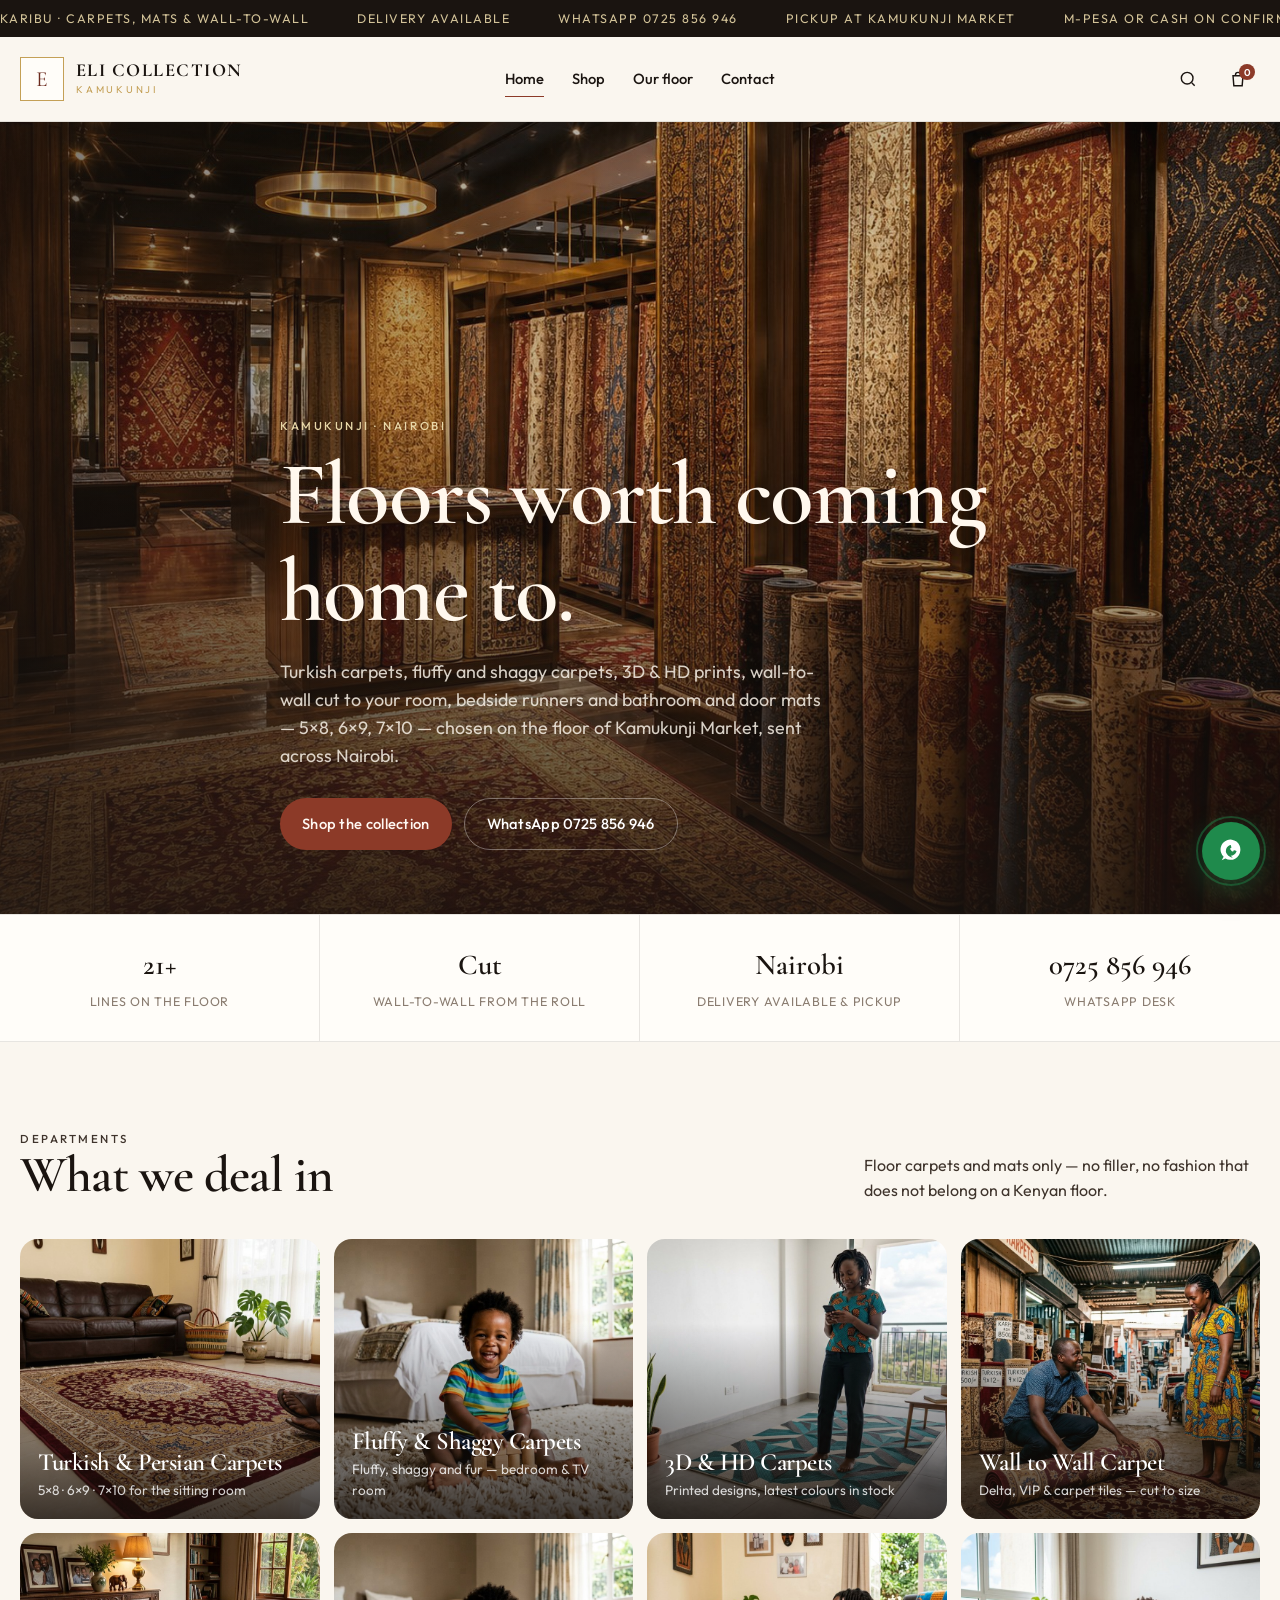
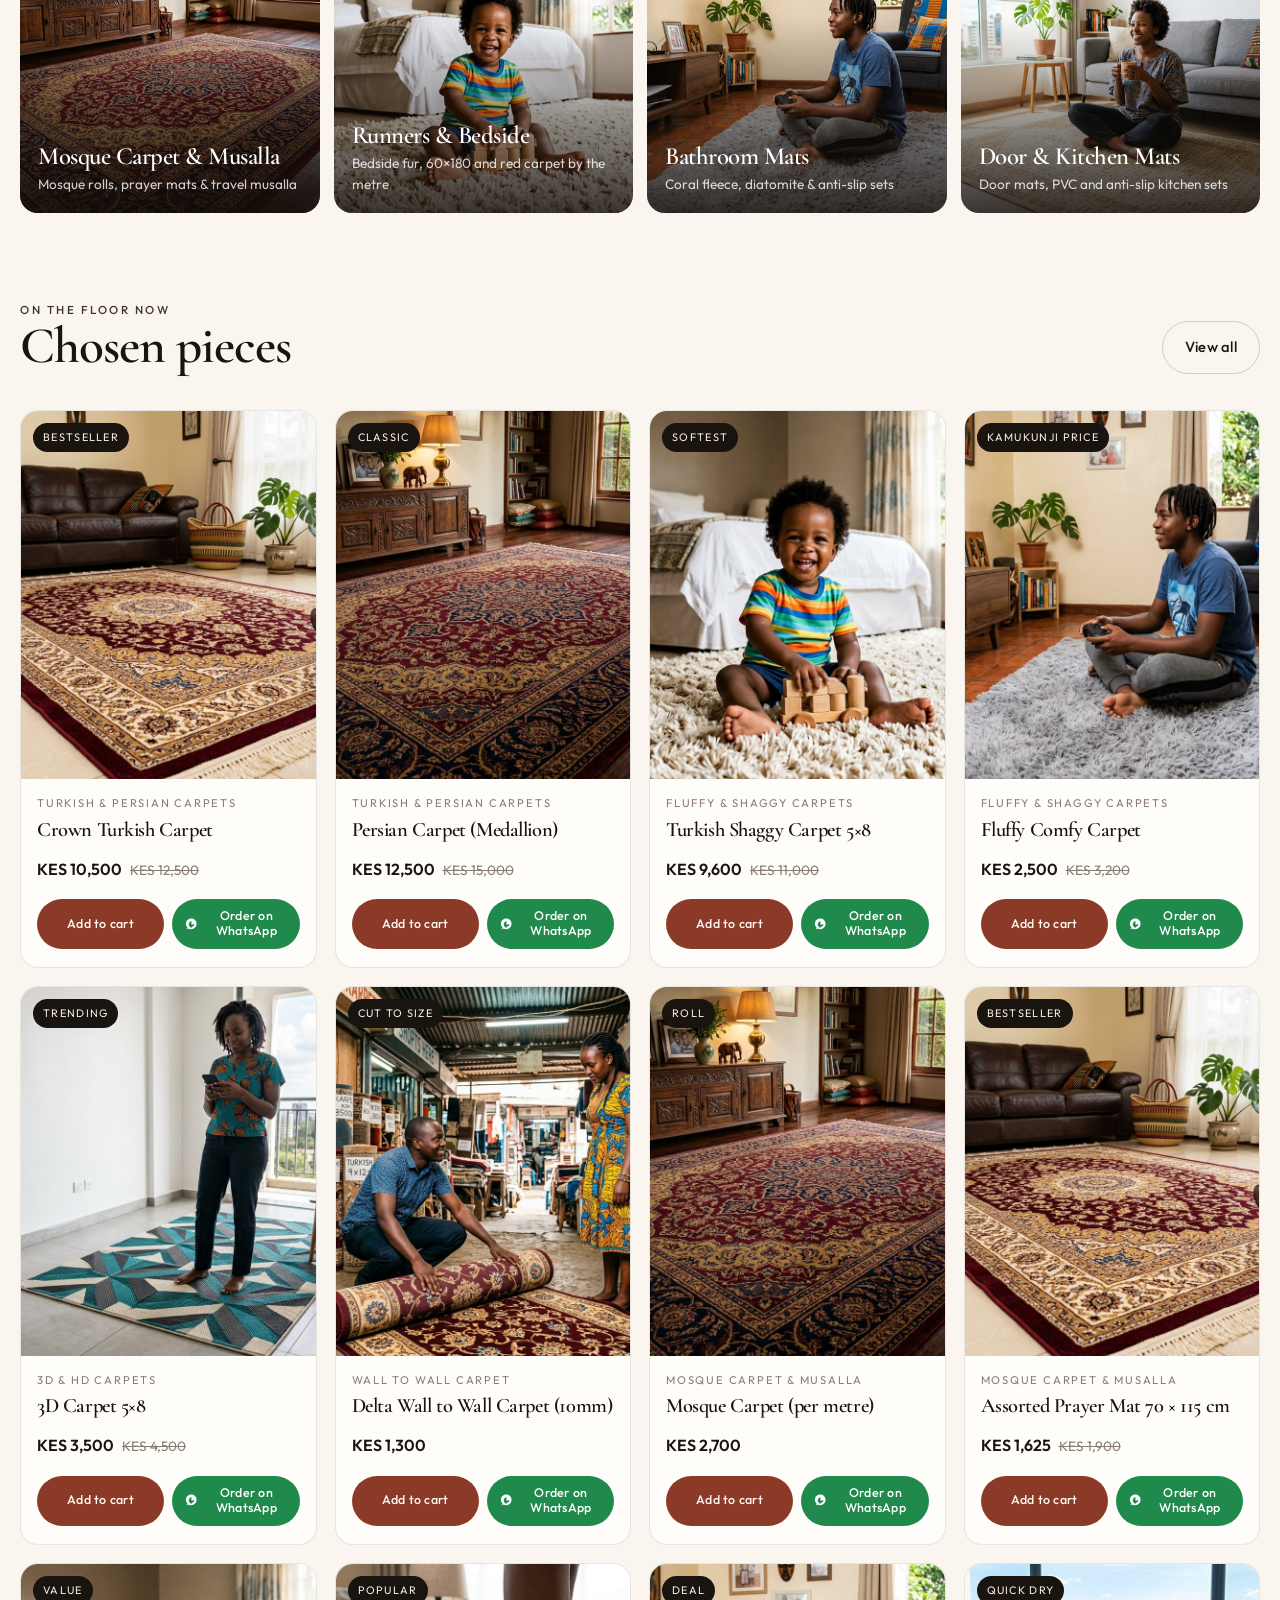
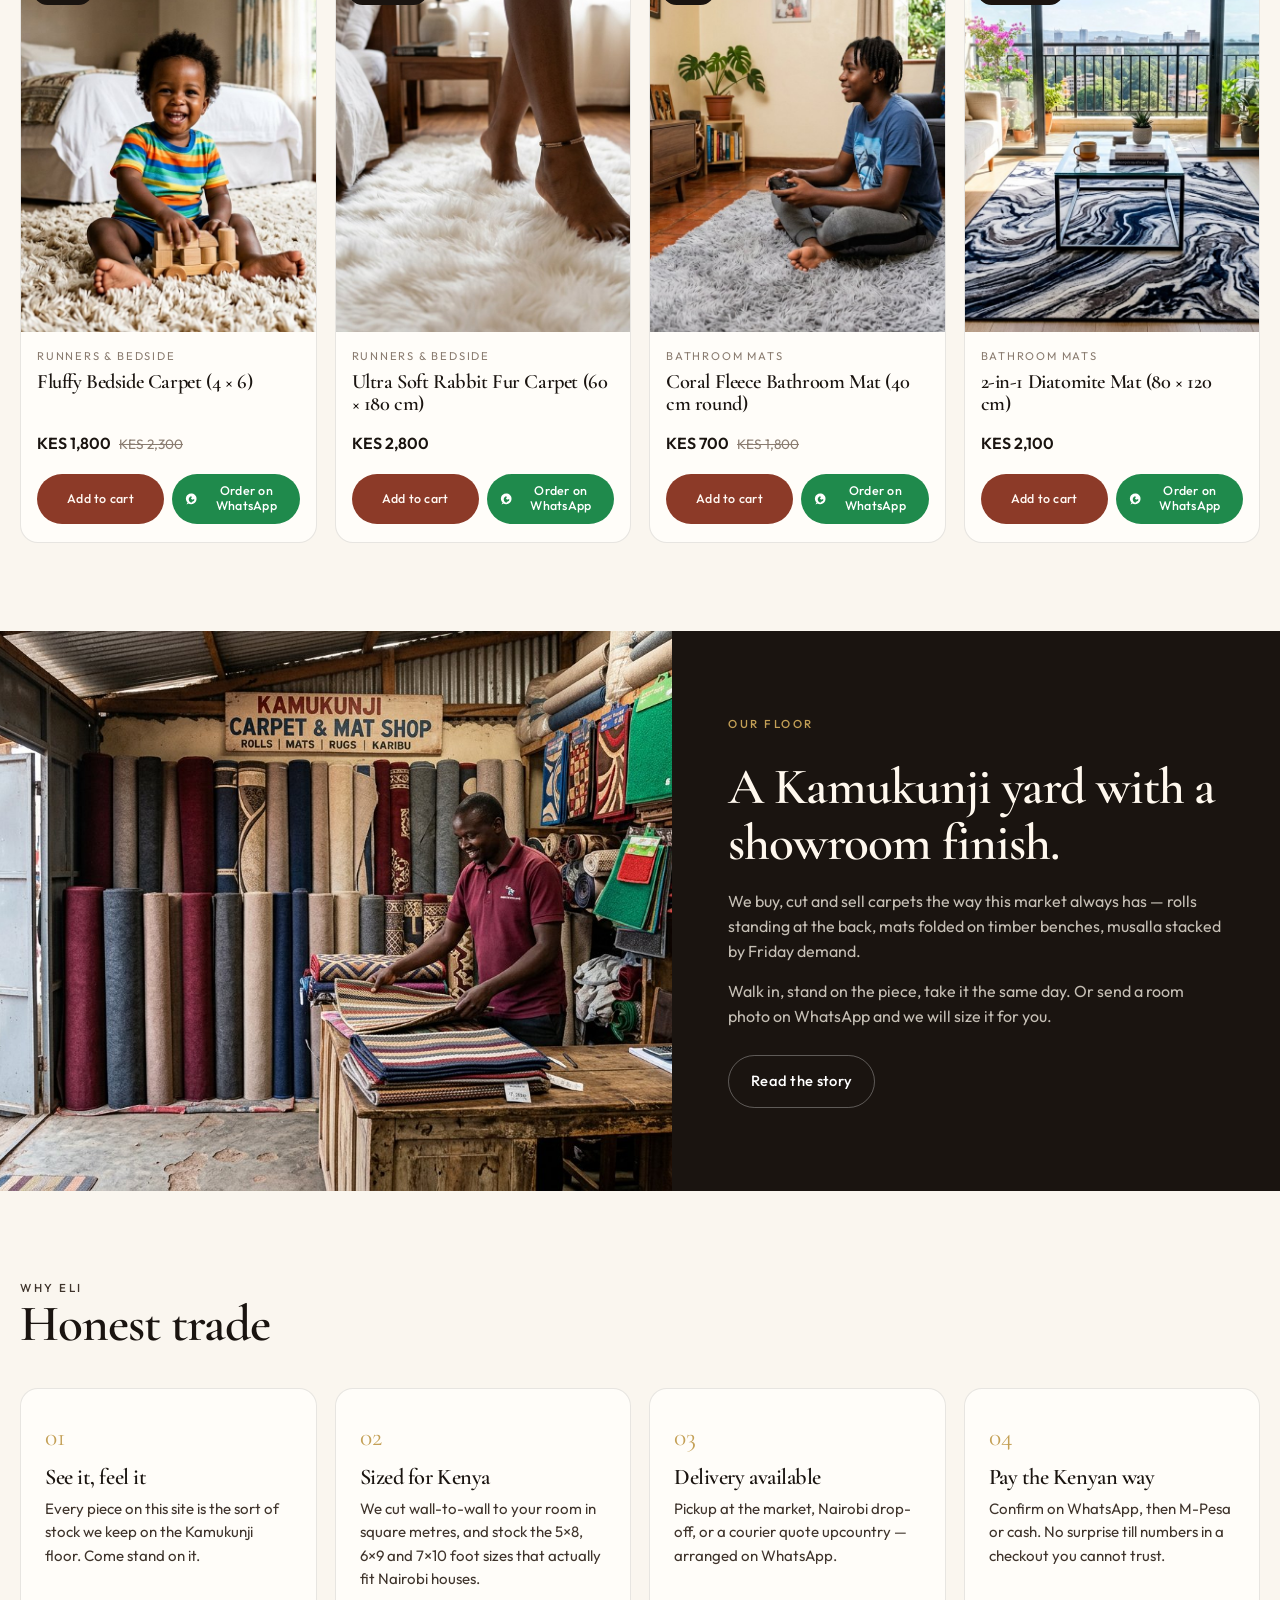
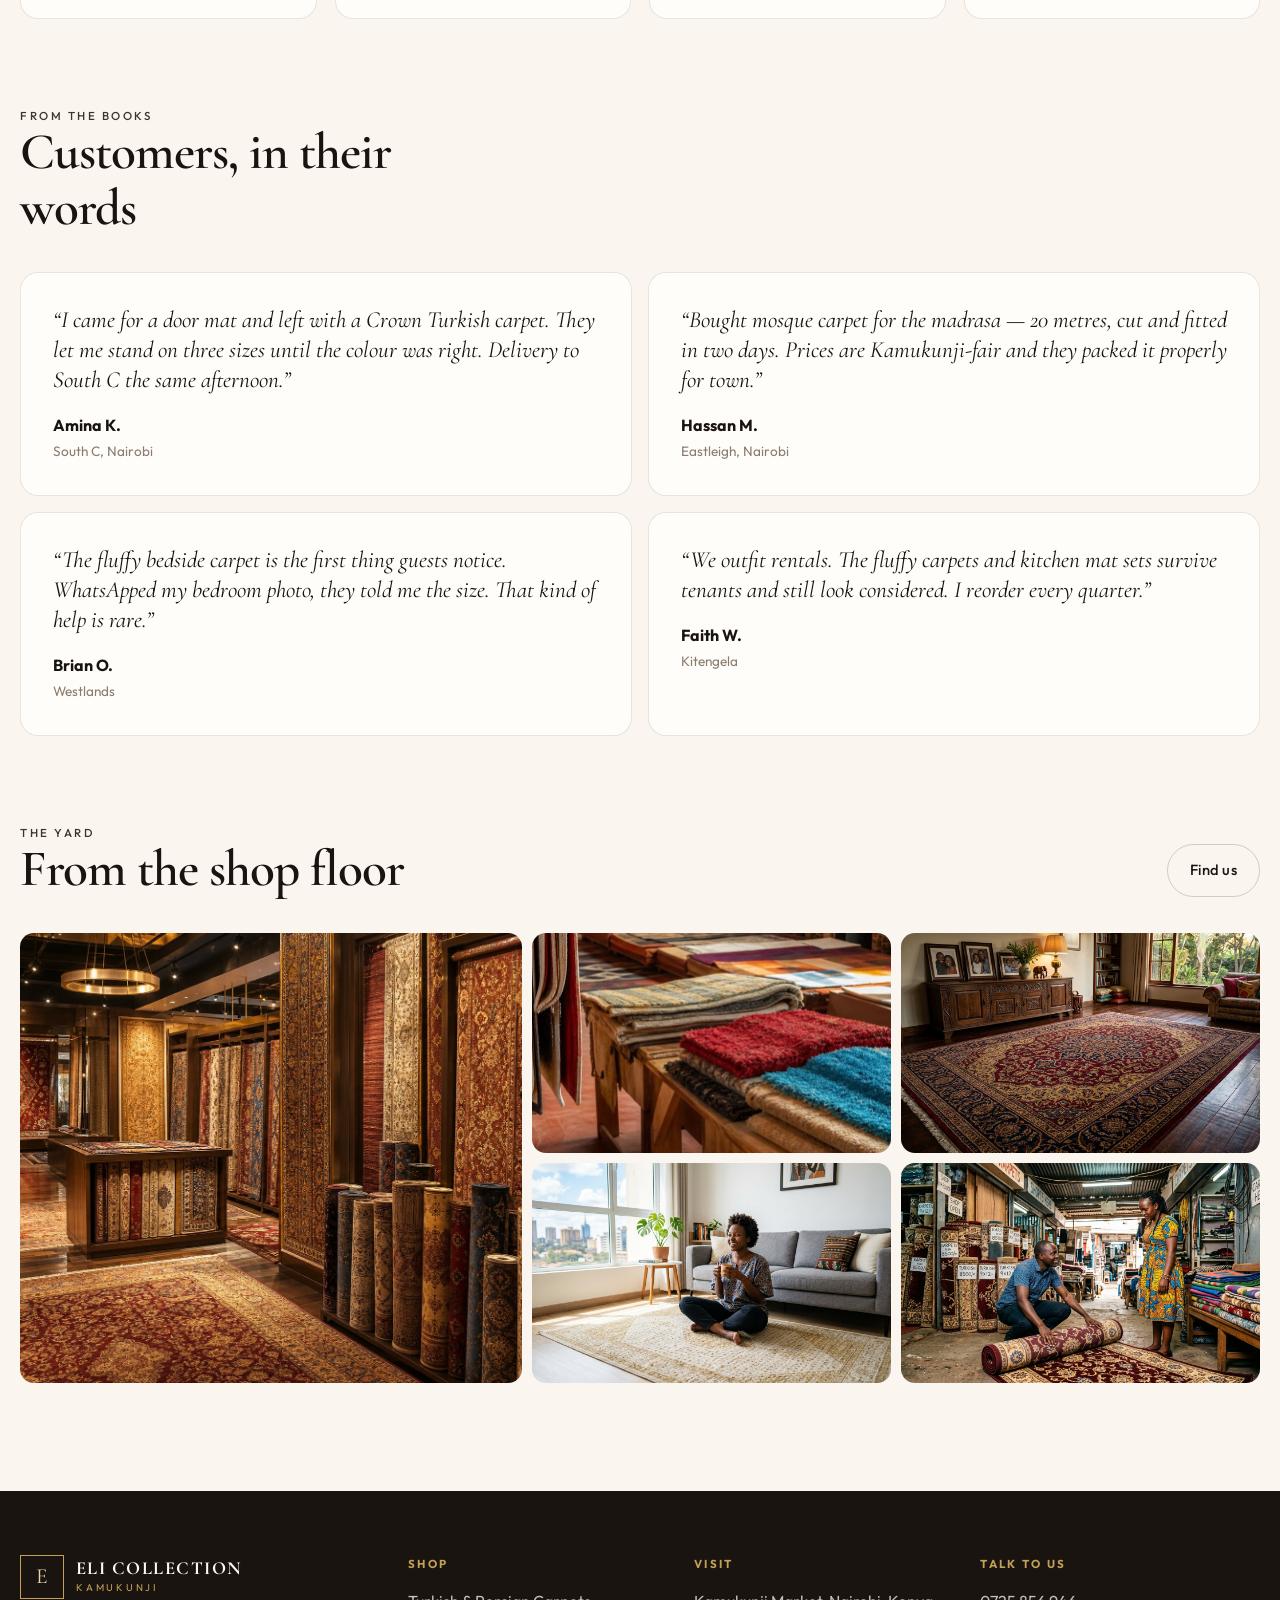
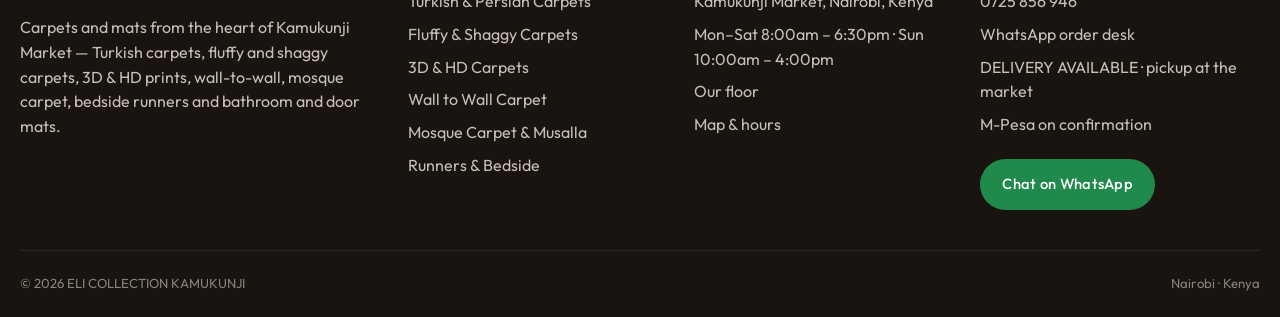
<file: index.html>
<!DOCTYPE html>
<html lang="en">
<head>
  <meta charset="UTF-8">
  <meta name="viewport" content="width=device-width, initial-scale=1.0">
  <title>ELI COLLECTION KAMUKUNJI · Carpets, mats &amp; wall-to-wall in Nairobi</title>
  <meta name="description" content="ELI COLLECTION KAMUKUNJI deals in carpets and mats — Turkish carpets, fluffy and shaggy carpets, 3D &amp; HD prints, wall-to-wall, mosque carpet, bedside runners and bathroom and door mats. 5×8, 6×9, 7×10. WhatsApp 0725 856 946. Kamukunji Market, Nairobi.">
  <link rel="icon" href="assets/favicon.svg" type="image/svg+xml">
  <link rel="preconnect" href="https://fonts.googleapis.com">
  <link rel="preconnect" href="https://fonts.gstatic.com" crossorigin>
  <link href="https://fonts.googleapis.com/css2?family=Cormorant+Garamond:ital,wght@0,500;0,600;0,700;1,500&family=Outfit:wght@300;400;500;600;700&display=swap" rel="stylesheet">
  <link rel="stylesheet" href="css/styles.css">
</head>
<body data-page="home">
  <a class="skip" href="#home-app">Skip to content</a>
  <div id="site-header"></div>
  <main id="home-app"></main>
  <div id="site-footer"></div>
  <script src="js/data.js"></script>
  <script src="js/app.js"></script>
</body>
</html>
</file>
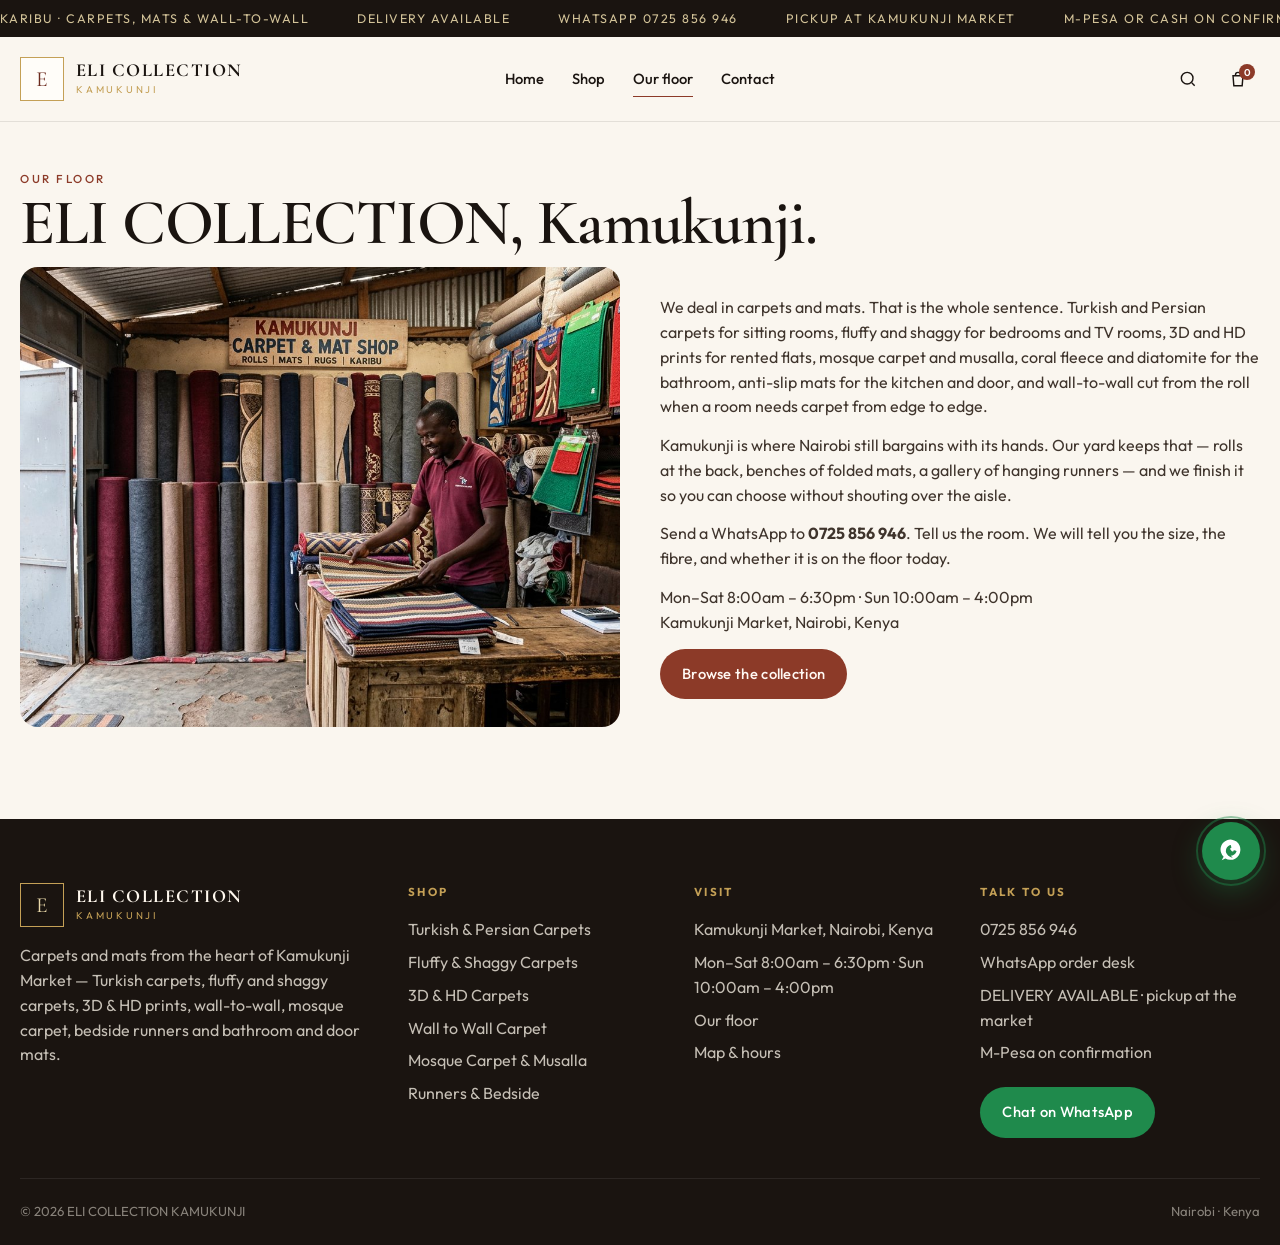
<file: about.html>
<!DOCTYPE html>
<html lang="en">
<head>
  <meta charset="UTF-8">
  <meta name="viewport" content="width=device-width, initial-scale=1.0">
  <title>Our floor · ELI COLLECTION KAMUKUNJI</title>
  <meta name="description" content="ELI COLLECTION deals in carpets, mats and wall-to-wall from Kamukunji Market, Nairobi — 5×8, 6×9, 7×10 foot sizes and per-square-metre cuts.">
  <link rel="icon" href="assets/favicon.svg" type="image/svg+xml">
  <link rel="preconnect" href="https://fonts.googleapis.com">
  <link rel="preconnect" href="https://fonts.gstatic.com" crossorigin>
  <link href="https://fonts.googleapis.com/css2?family=Cormorant+Garamond:ital,wght@0,500;0,600;0,700;1,500&family=Outfit:wght@300;400;500;600;700&display=swap" rel="stylesheet">
  <link rel="stylesheet" href="css/styles.css">
</head>
<body data-page="about">
  <a class="skip" href="#about-app">Skip to content</a>
  <div id="site-header"></div>
  <main id="about-app"></main>
  <div id="site-footer"></div>
  <script src="js/data.js"></script>
  <script src="js/app.js"></script>
</body>
</html>
</file>
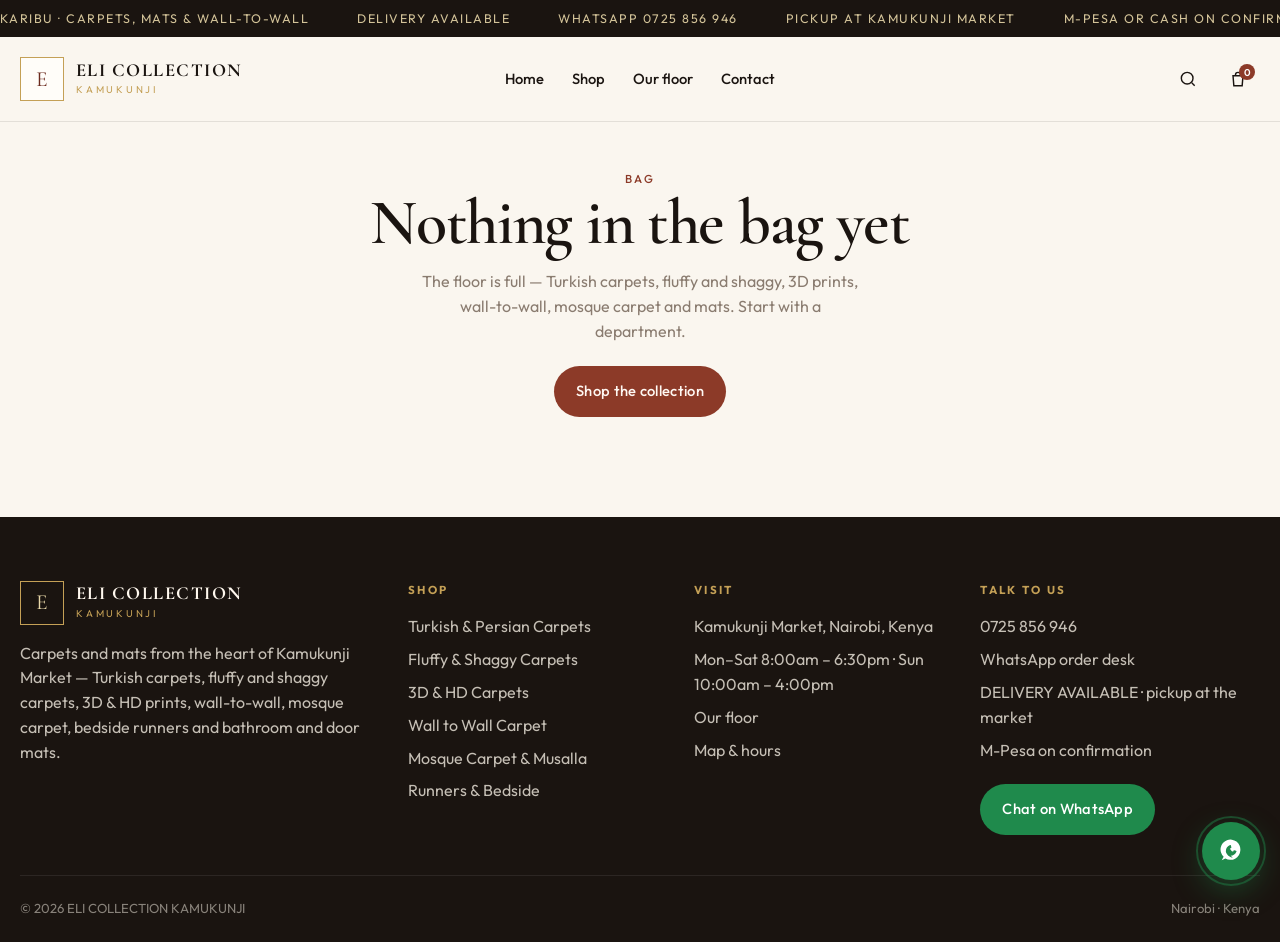
<file: cart.html>
<!DOCTYPE html>
<html lang="en">
<head>
  <meta charset="UTF-8">
  <meta name="viewport" content="width=device-width, initial-scale=1.0">
  <title>Bag &amp; checkout · ELI COLLECTION KAMUKUNJI</title>
  <meta name="description" content="Review your ELI COLLECTION bag and send the order on WhatsApp 0725 856 946.">
  <link rel="icon" href="assets/favicon.svg" type="image/svg+xml">
  <link rel="preconnect" href="https://fonts.googleapis.com">
  <link rel="preconnect" href="https://fonts.gstatic.com" crossorigin>
  <link href="https://fonts.googleapis.com/css2?family=Cormorant+Garamond:ital,wght@0,500;0,600;0,700;1,500&family=Outfit:wght@300;400;500;600;700&display=swap" rel="stylesheet">
  <link rel="stylesheet" href="css/styles.css">
</head>
<body data-page="cart">
  <a class="skip" href="#cart-app">Skip to content</a>
  <div id="site-header"></div>
  <main id="cart-app"></main>
  <div id="site-footer"></div>
  <script src="js/data.js"></script>
  <script src="js/app.js"></script>
</body>
</html>
</file>
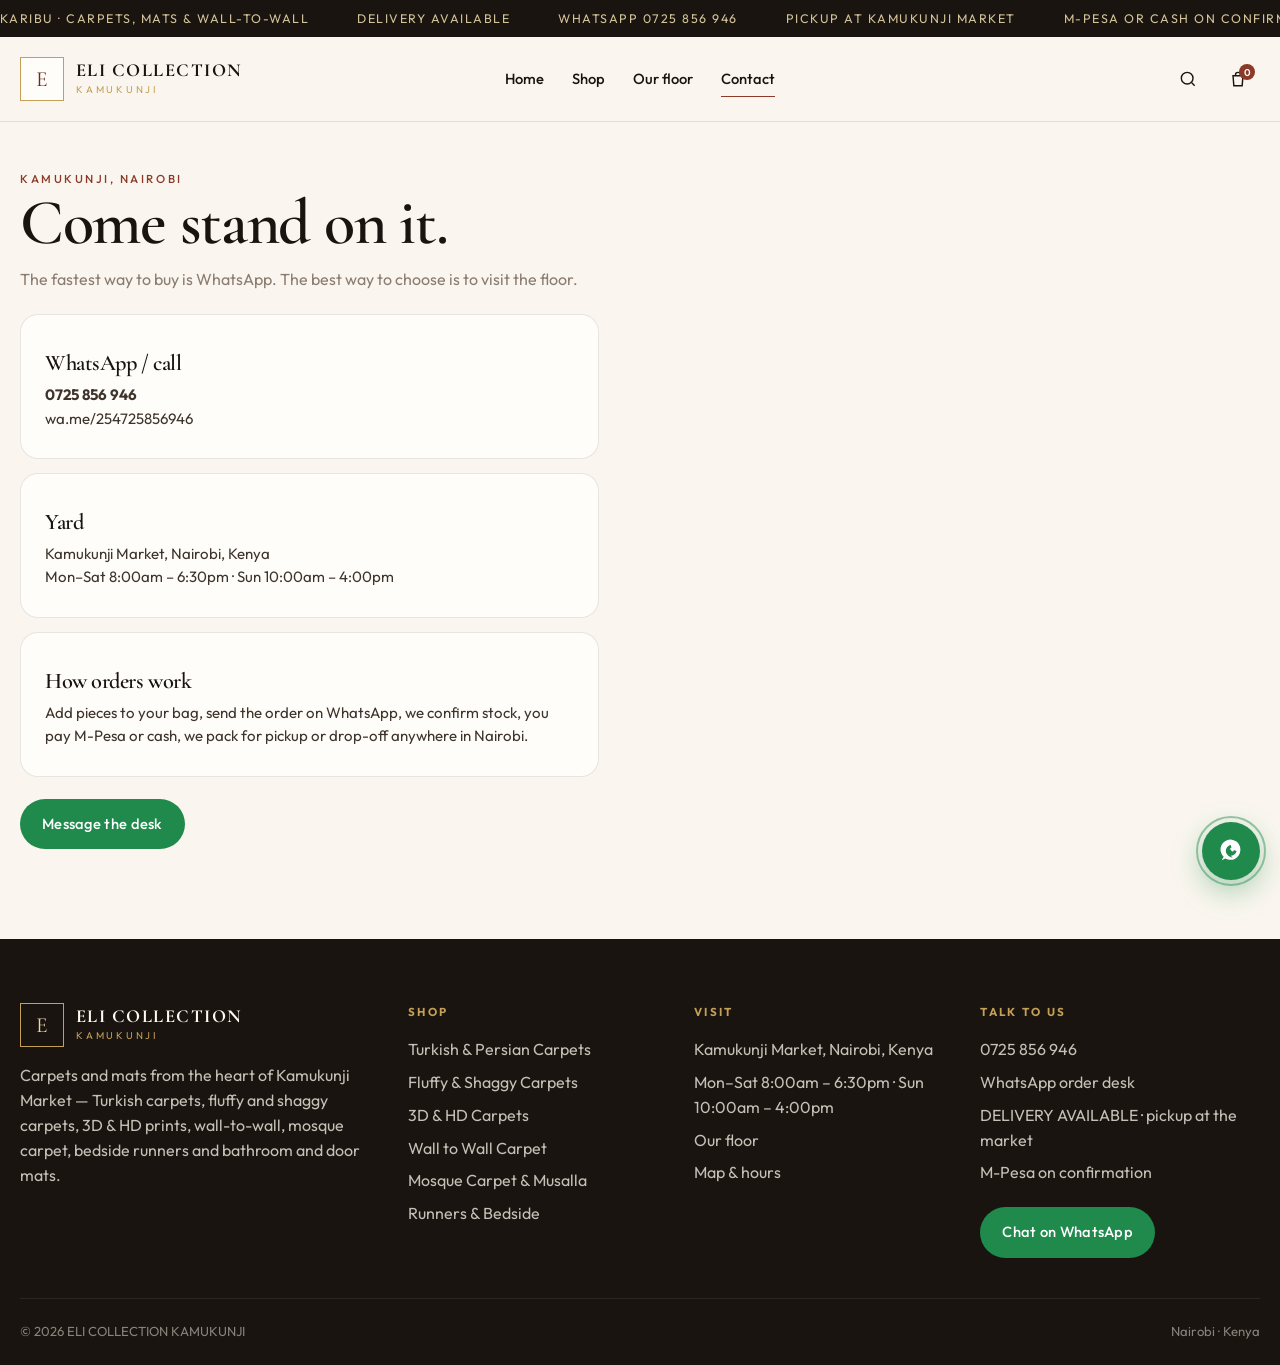
<file: contact.html>
<!DOCTYPE html>
<html lang="en">
<head>
  <meta charset="UTF-8">
  <meta name="viewport" content="width=device-width, initial-scale=1.0">
  <title>Contact · ELI COLLECTION KAMUKUNJI</title>
  <meta name="description" content="WhatsApp ELI COLLECTION KAMUKUNJI on 0725 856 946. Kamukunji Market, Nairobi. Carpets, mats and wall-to-wall. Delivery available.">
  <link rel="icon" href="assets/favicon.svg" type="image/svg+xml">
  <link rel="preconnect" href="https://fonts.googleapis.com">
  <link rel="preconnect" href="https://fonts.gstatic.com" crossorigin>
  <link href="https://fonts.googleapis.com/css2?family=Cormorant+Garamond:ital,wght@0,500;0,600;0,700;1,500&family=Outfit:wght@300;400;500;600;700&display=swap" rel="stylesheet">
  <link rel="stylesheet" href="css/styles.css">
</head>
<body data-page="contact">
  <a class="skip" href="#contact-app">Skip to content</a>
  <div id="site-header"></div>
  <main id="contact-app"></main>
  <div id="site-footer"></div>
  <script src="js/data.js"></script>
  <script src="js/app.js"></script>
</body>
</html>
</file>
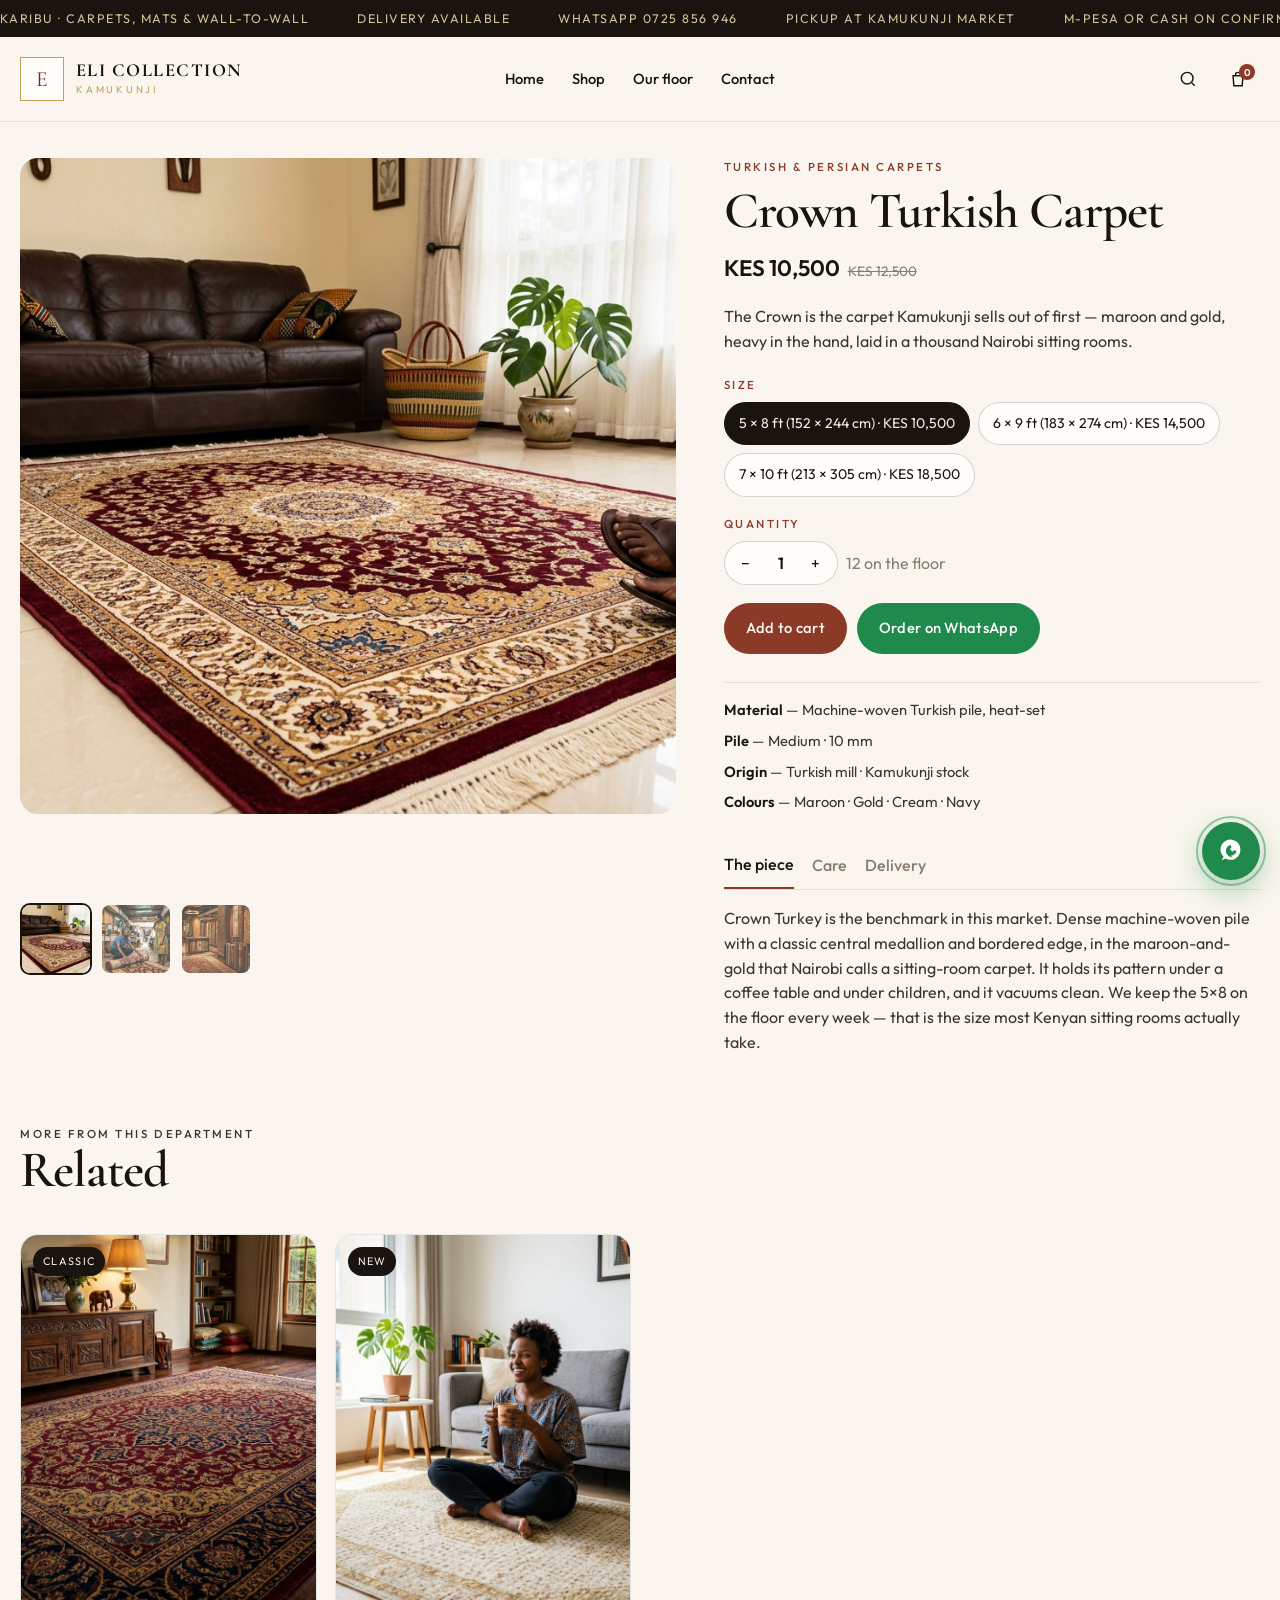
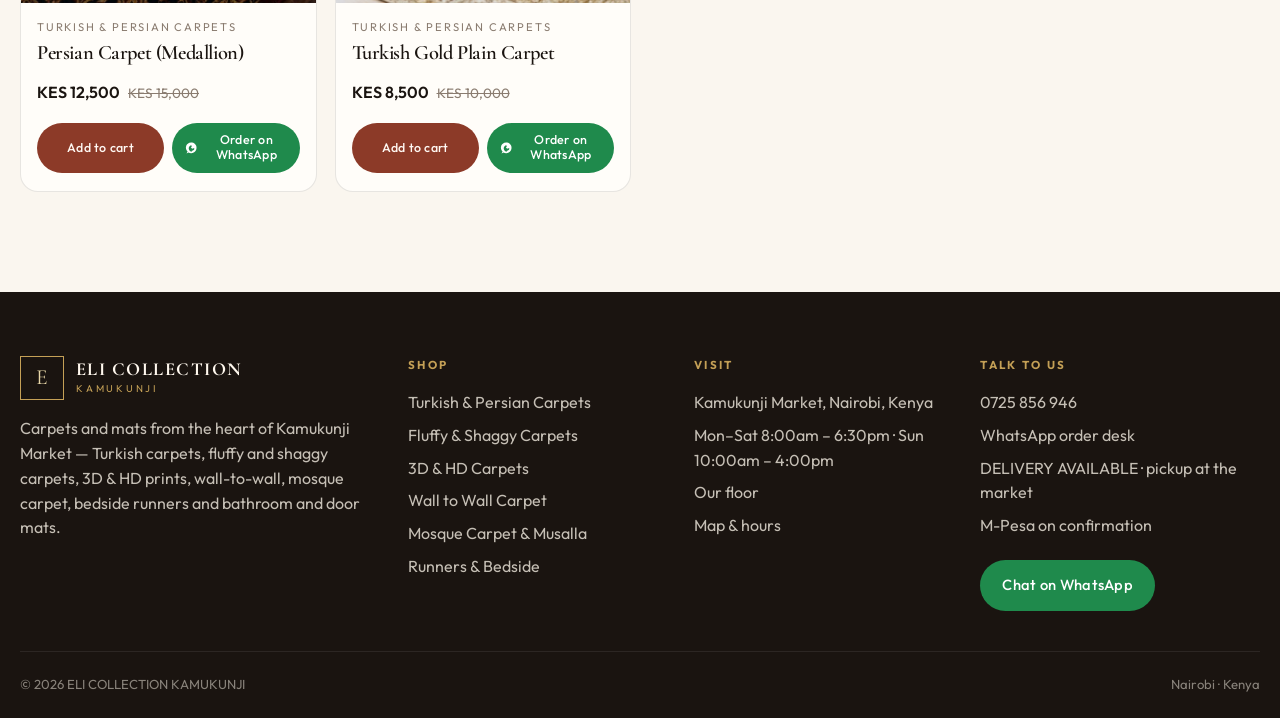
<file: product.html>
<!DOCTYPE html>
<html lang="en">
<head>
  <meta charset="UTF-8">
  <meta name="viewport" content="width=device-width, initial-scale=1.0">
  <title>Product · ELI COLLECTION KAMUKUNJI</title>
  <meta name="description" content="Carpets, mats and wall-to-wall from ELI COLLECTION KAMUKUNJI, Nairobi. Sizes in feet, wall-to-wall per square metre.">
  <link rel="icon" href="assets/favicon.svg" type="image/svg+xml">
  <link rel="preconnect" href="https://fonts.googleapis.com">
  <link rel="preconnect" href="https://fonts.gstatic.com" crossorigin>
  <link href="https://fonts.googleapis.com/css2?family=Cormorant+Garamond:ital,wght@0,500;0,600;0,700;1,500&family=Outfit:wght@300;400;500;600;700&display=swap" rel="stylesheet">
  <link rel="stylesheet" href="css/styles.css">
</head>
<body data-page="product">
  <a class="skip" href="#product-app">Skip to content</a>
  <div id="site-header"></div>
  <main id="product-app"></main>
  <div id="site-footer"></div>
  <script src="js/data.js"></script>
  <script src="js/app.js"></script>
</body>
</html>
</file>
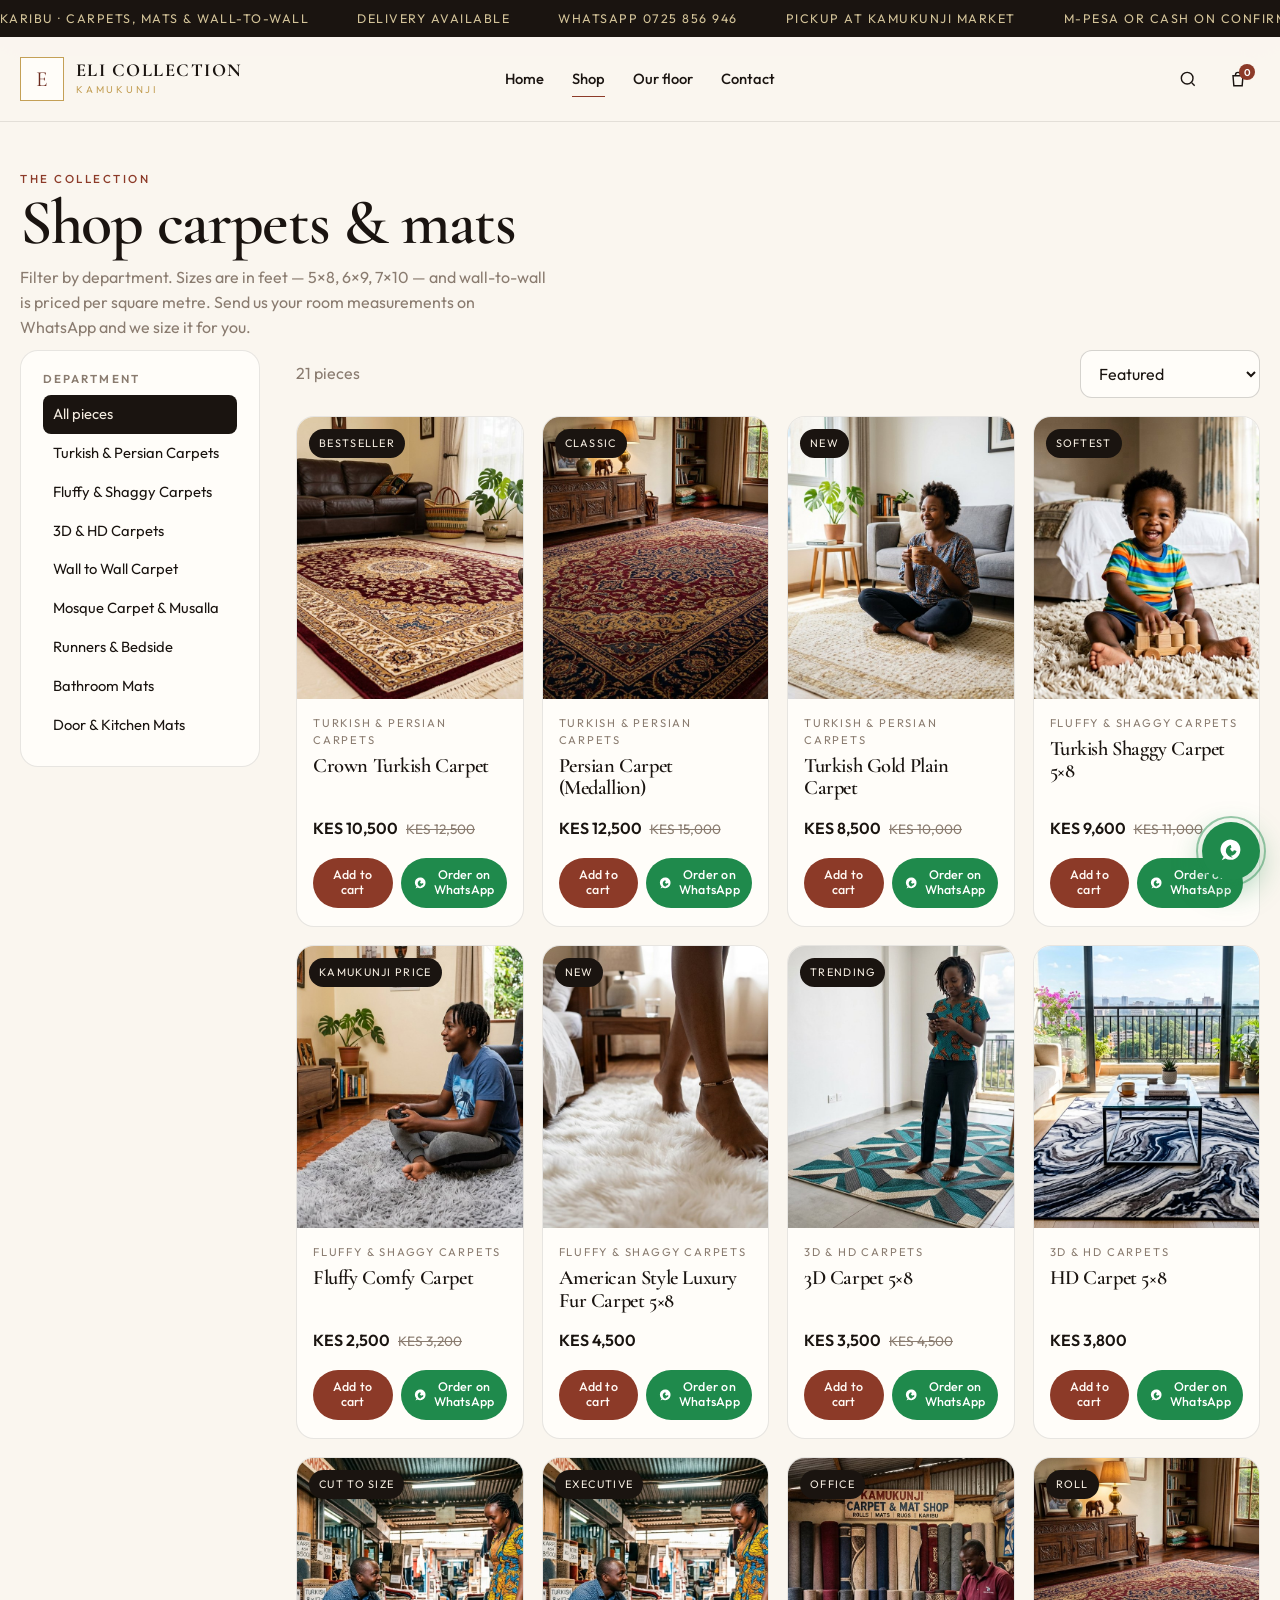
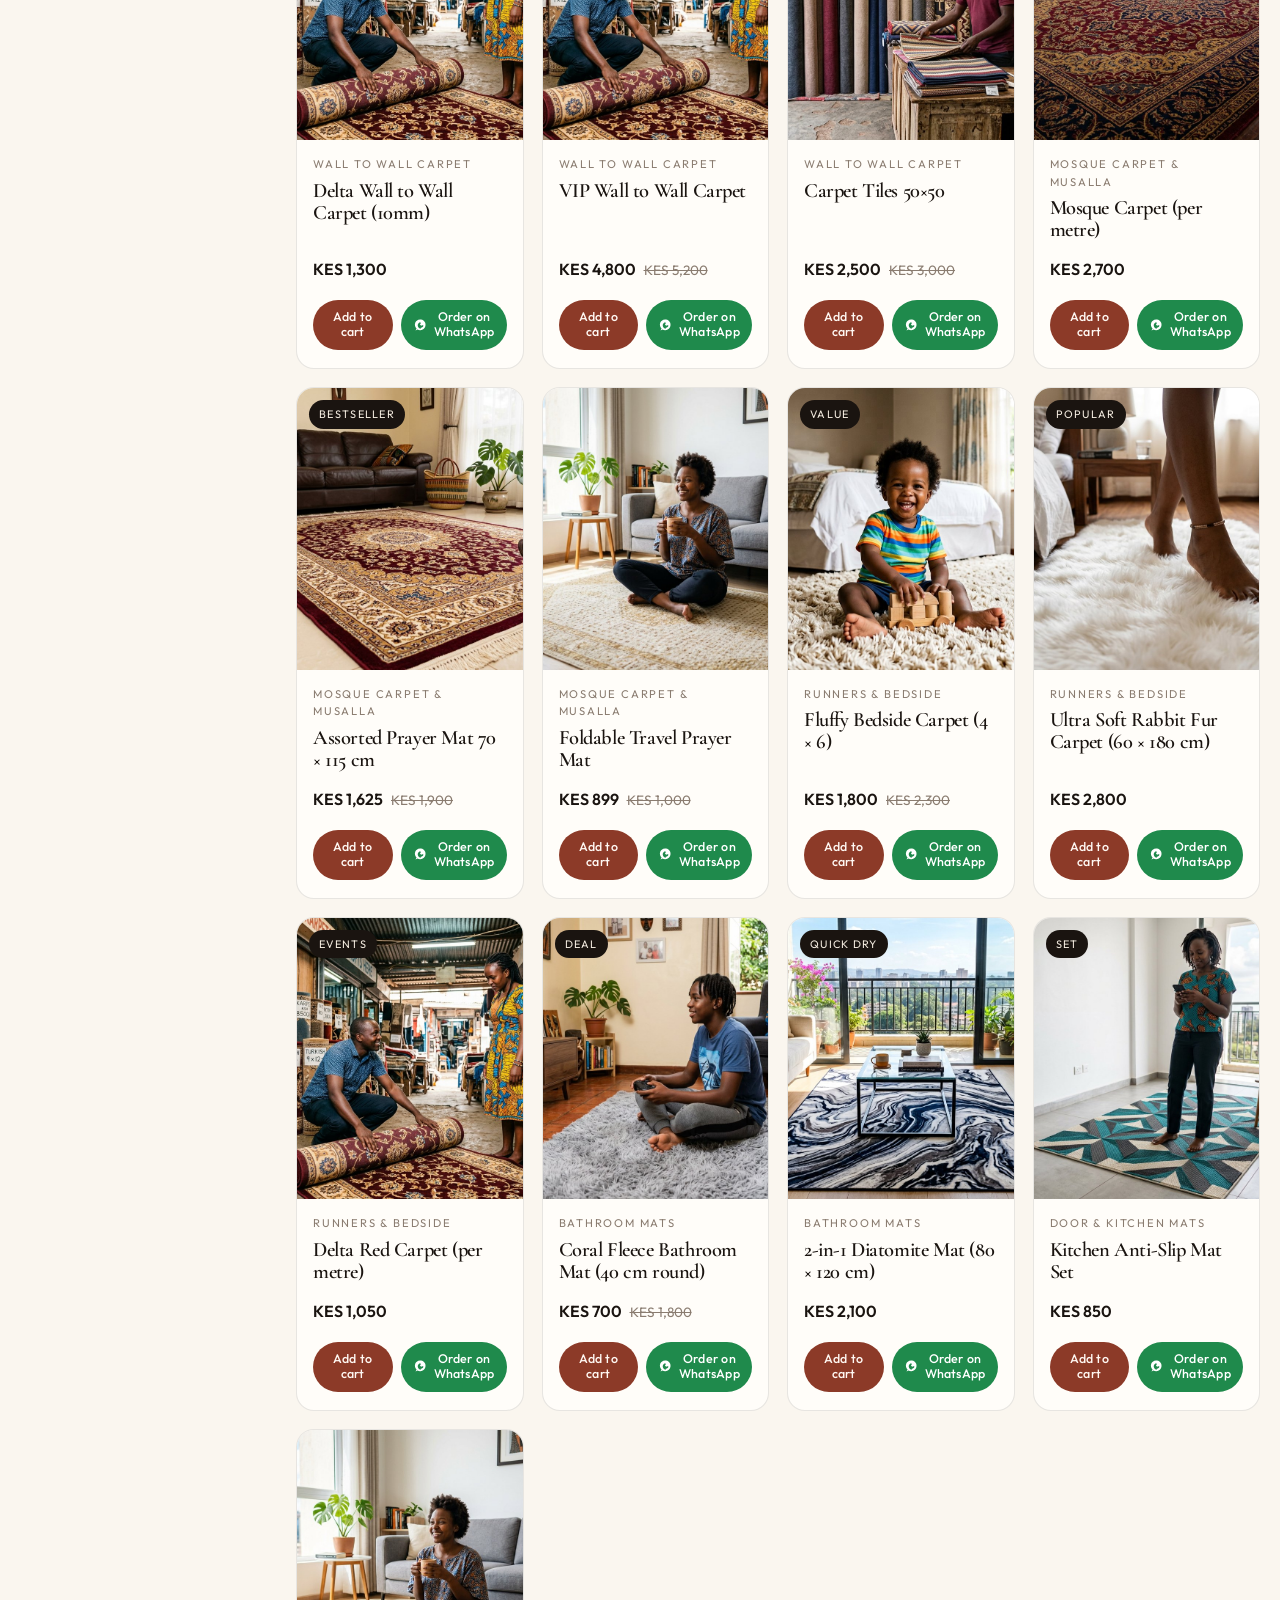
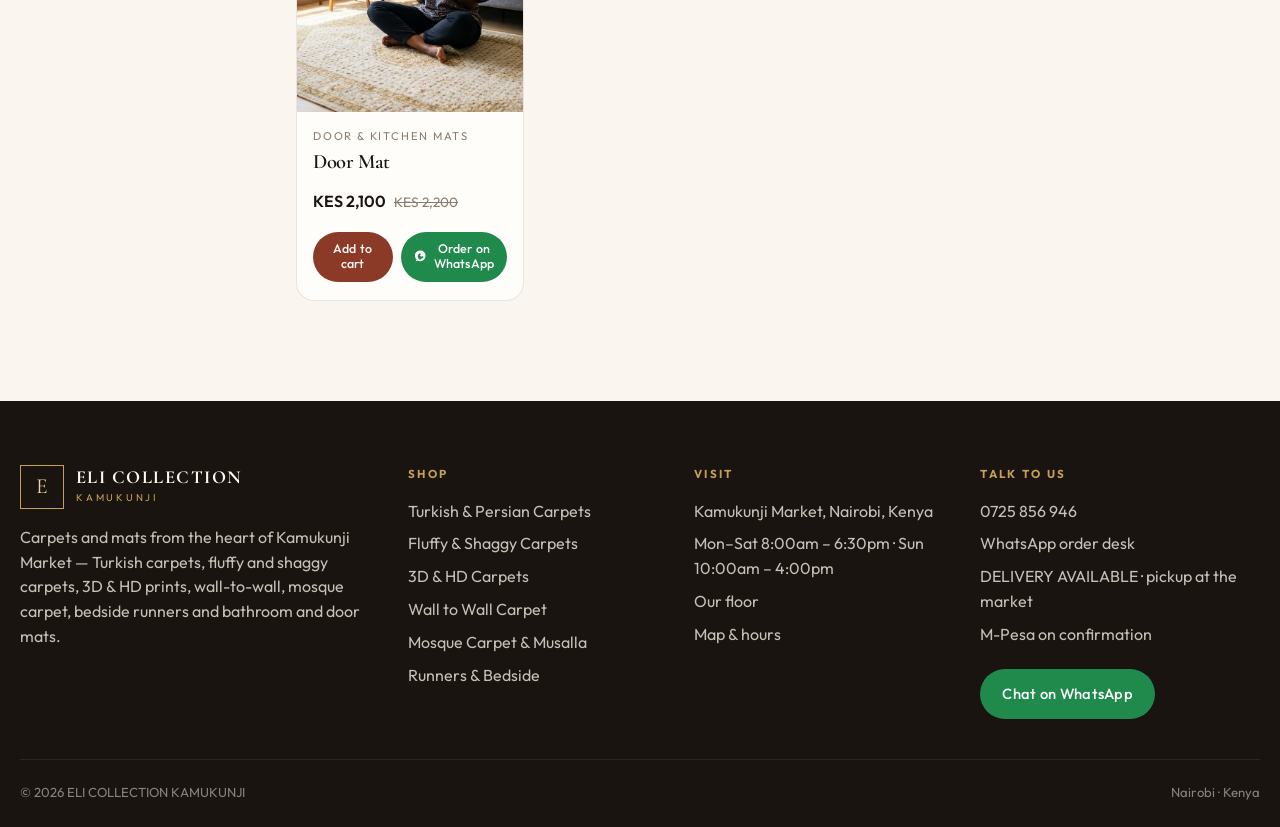
<file: shop.html>
<!DOCTYPE html>
<html lang="en">
<head>
  <meta charset="UTF-8">
  <meta name="viewport" content="width=device-width, initial-scale=1.0">
  <title>Shop · ELI COLLECTION KAMUKUNJI</title>
  <meta name="description" content="Shop carpets and mats at ELI COLLECTION KAMUKUNJI — Turkish &amp; Persian carpets, fluffy &amp; shaggy, 3D &amp; HD prints, wall-to-wall, mosque carpet, runners, bathroom, door and kitchen mats.">
  <link rel="icon" href="assets/favicon.svg" type="image/svg+xml">
  <link rel="preconnect" href="https://fonts.googleapis.com">
  <link rel="preconnect" href="https://fonts.gstatic.com" crossorigin>
  <link href="https://fonts.googleapis.com/css2?family=Cormorant+Garamond:ital,wght@0,500;0,600;0,700;1,500&family=Outfit:wght@300;400;500;600;700&display=swap" rel="stylesheet">
  <link rel="stylesheet" href="css/styles.css">
</head>
<body data-page="shop">
  <a class="skip" href="#shop-app">Skip to content</a>
  <div id="site-header"></div>
  <main id="shop-app"></main>
  <div id="site-footer"></div>
  <script src="js/data.js"></script>
  <script src="js/app.js"></script>
</body>
</html>
</file>
<file: css/styles.css>
:root {
  --ink: #1a1410;
  --ink-soft: #3f342c;
  --muted: #8a7c70;
  --cream: #f4ece0;
  --paper: #faf6ef;
  --white: #fffdf9;
  --terracotta: #8c3a28;
  --terracotta-deep: #6b2a1e;
  --gold: #c4a056;
  --gold-soft: #e8d7a8;
  --sage: #3d5548;
  --whatsapp: #1f8a4c;
  --line: rgba(26, 20, 16, 0.1);
  --line-strong: rgba(26, 20, 16, 0.18);
  --shadow: 0 18px 50px rgba(26, 20, 16, 0.12);
  --shadow-soft: 0 8px 24px rgba(26, 20, 16, 0.08);
  --radius: 18px;
  --radius-sm: 10px;
  --header: 84px;
  --display: "Cormorant Garamond", Georgia, "Times New Roman", serif;
  --sans: "Outfit", system-ui, sans-serif;
  --ease: cubic-bezier(0.22, 1, 0.36, 1);
  --max: 1240px;
}

*,
*::before,
*::after { box-sizing: border-box; margin: 0; padding: 0; }

html { scroll-behavior: smooth; }

body {
  font-family: var(--sans);
  color: var(--ink);
  background: var(--paper);
  line-height: 1.55;
  font-size: 16px;
  min-height: 100vh;
}

img { max-width: 100%; display: block; }
a { color: inherit; text-decoration: none; }
button, input, select, textarea { font: inherit; color: inherit; }
button { cursor: pointer; border: 0; background: none; }
:focus-visible { outline: 2px solid var(--terracotta); outline-offset: 3px; }
::selection { background: var(--gold-soft); color: var(--ink); }
ul { list-style: none; }

.skip {
  position: absolute;
  left: 12px; top: -40px;
  background: var(--ink); color: var(--cream);
  padding: 8px 14px; z-index: 100;
}
.skip:focus { top: 12px; }

.wrap {
  width: min(var(--max), calc(100% - 40px));
  margin-inline: auto;
}

.eyebrow {
  font-size: 0.72rem;
  letter-spacing: 0.22em;
  text-transform: uppercase;
  color: var(--terracotta);
  font-weight: 500;
}

h1, h2, h3, .display {
  font-family: var(--display);
  font-weight: 600;
  letter-spacing: -0.02em;
  line-height: 1.08;
}

.muted { color: var(--muted); }
.gold { color: var(--gold); }

/* Announcement */
.announce {
  background: var(--ink);
  color: var(--gold-soft);
  font-size: 0.78rem;
  letter-spacing: 0.12em;
  text-transform: uppercase;
  overflow: hidden;
  white-space: nowrap;
}
.announce__track {
  display: flex;
  gap: 48px;
  width: max-content;
  animation: marquee 32s linear infinite;
  padding: 9px 0;
}
.announce span { opacity: 0.9; }
@keyframes marquee {
  from { transform: translateX(0); }
  to { transform: translateX(-50%); }
}

/* Header */
.header {
  position: sticky;
  top: 0;
  z-index: 50;
  background: rgba(250, 246, 239, 0.92);
  backdrop-filter: blur(16px);
  border-bottom: 1px solid var(--line);
}
.header__bar {
  display: grid;
  grid-template-columns: 1fr auto 1fr;
  align-items: center;
  min-height: var(--header);
  gap: 16px;
}
.logo {
  display: flex;
  align-items: center;
  gap: 12px;
  justify-self: start;
}
.logo__mark {
  width: 44px; height: 44px;
  border: 1px solid var(--gold);
  display: grid; place-items: center;
  font-family: var(--display);
  font-size: 1.35rem;
  color: var(--terracotta-deep);
  background: var(--white);
}
.logo__text strong {
  display: block;
  font-family: var(--display);
  font-size: 1.15rem;
  font-weight: 700;
  letter-spacing: 0.08em;
  line-height: 1;
}
.logo__text small {
  display: block;
  font-size: 0.62rem;
  letter-spacing: 0.28em;
  color: var(--gold);
  margin-top: 3px;
}
.nav {
  display: flex;
  gap: 28px;
  font-size: 0.92rem;
  font-weight: 500;
}
.nav a { position: relative; padding: 6px 0; }
.nav a::after {
  content: "";
  position: absolute; left: 0; bottom: 0;
  width: 0; height: 1px;
  background: var(--terracotta);
  transition: width 0.3s var(--ease);
}
.nav a:hover::after, .nav a.is-active::after { width: 100%; }

.header__tools {
  display: flex;
  gap: 6px;
  justify-self: end;
  align-items: center;
}
.icon-btn {
  width: 44px; height: 44px;
  border-radius: 50%;
  display: grid; place-items: center;
  border: 1px solid transparent;
  transition: 0.2s;
  position: relative;
}
.icon-btn:hover { background: var(--white); border-color: var(--line); }
.icon-btn svg { width: 20px; height: 20px; stroke: currentColor; fill: none; stroke-width: 1.7; }
.cart-count {
  position: absolute; top: 6px; right: 4px;
  background: var(--terracotta); color: #fff;
  font-size: 0.62rem; min-width: 16px; height: 16px;
  border-radius: 99px; display: grid; place-items: center;
  font-weight: 600;
}
.menu-btn { display: none; }

/* Buttons */
.btn {
  display: inline-flex;
  align-items: center;
  justify-content: center;
  gap: 10px;
  padding: 14px 22px;
  border-radius: 999px;
  font-weight: 500;
  font-size: 0.92rem;
  letter-spacing: 0.02em;
  transition: transform 0.2s var(--ease), background 0.2s, color 0.2s, border-color 0.2s;
}
.btn:hover { transform: translateY(-1px); }
.btn--primary {
  background: var(--terracotta);
  color: #fff8f3;
}
.btn--primary:hover { background: var(--terracotta-deep); }
.btn--ghost {
  border: 1px solid var(--line-strong);
  background: transparent;
}
.btn--ghost:hover { background: var(--white); }
.btn--dark {
  background: var(--ink);
  color: var(--cream);
}
.btn--wa {
  background: var(--whatsapp);
  color: #fff;
}
.btn--full { width: 100%; }

/* Hero */
.hero {
  position: relative;
  min-height: min(88vh, 820px);
  display: grid;
  align-items: end;
  color: var(--cream);
  overflow: hidden;
}
.hero__img {
  position: absolute; inset: 0;
  width: 100%; height: 100%;
  object-fit: cover;
  transform: scale(1.04);
}
.hero__shade {
  position: absolute; inset: 0;
  background:
    linear-gradient(180deg, rgba(26,20,16,0.25) 0%, rgba(26,20,16,0.15) 35%, rgba(26,20,16,0.78) 100%),
    linear-gradient(90deg, rgba(26,20,16,0.45), transparent 55%);
}
.hero__content {
  position: relative;
  padding: 80px 0 64px;
  max-width: 720px;
}
.hero h1 {
  font-size: clamp(3rem, 7vw, 6.2rem);
  margin: 12px 0 18px;
  color: #fff8ee;
}
.hero p.lead {
  font-size: 1.12rem;
  max-width: 46ch;
  color: rgba(246, 239, 228, 0.86);
  margin-bottom: 28px;
}
.hero__actions { display: flex; flex-wrap: wrap; gap: 12px; }
.hero .btn--ghost { color: #fff; border-color: rgba(255,255,255,0.35); }
.hero .btn--ghost:hover { background: rgba(255,255,255,0.1); }

.stats {
  display: grid;
  grid-template-columns: repeat(4, 1fr);
  border-block: 1px solid var(--line);
  background: var(--white);
}
.stat {
  padding: 28px 18px;
  text-align: center;
  border-right: 1px solid var(--line);
}
.stat:last-child { border-right: 0; }
.stat b {
  display: block;
  font-family: var(--display);
  font-size: 1.8rem;
  font-weight: 600;
}
.stat span { font-size: 0.78rem; color: var(--muted); letter-spacing: 0.06em; text-transform: uppercase; }

/* Sections */
.section { padding: 88px 0; }
.section--tight { padding: 56px 0; }
.section__head {
  display: flex;
  justify-content: space-between;
  align-items: end;
  gap: 24px;
  margin-bottom: 36px;
}
.section__head h2 { font-size: clamp(2rem, 4vw, 3.2rem); max-width: 16ch; }
.section__head p { max-width: 36ch; color: var(--ink-soft); }

/* Categories */
.cats {
  display: grid;
  grid-template-columns: repeat(4, 1fr);
  gap: 14px;
}
.cat {
  position: relative;
  min-height: 280px;
  overflow: hidden;
  border-radius: var(--radius);
  color: #fff;
  isolation: isolate;
}
.cat img {
  position: absolute; inset: 0;
  width: 100%; height: 100%;
  object-fit: cover;
  transition: transform 0.7s var(--ease);
}
.cat:hover img { transform: scale(1.07); }
.cat::after {
  content: "";
  position: absolute; inset: 0;
  background: linear-gradient(180deg, transparent 30%, rgba(20,14,10,0.82));
}
.cat__txt {
  position: absolute; left: 18px; right: 18px; bottom: 18px;
  z-index: 1;
}
.cat__txt h3 { font-size: 1.55rem; margin-bottom: 4px; }
.cat__txt p { font-size: 0.85rem; opacity: 0.8; }

/* Product grid */
.grid {
  display: grid;
  grid-template-columns: repeat(4, 1fr);
  gap: 18px;
}
.card {
  background: var(--white);
  border-radius: var(--radius);
  overflow: hidden;
  border: 1px solid var(--line);
  display: flex;
  flex-direction: column;
  transition: transform 0.3s var(--ease), box-shadow 0.3s;
}
.card:hover { transform: translateY(-4px); box-shadow: var(--shadow); }
.card__media {
  position: relative;
  aspect-ratio: 4 / 5;
  background: #ece4d6;
  overflow: hidden;
}
.card__media img {
  width: 100%; height: 100%;
  object-fit: cover;
  transition: transform 0.6s var(--ease);
}
.card:hover .card__media img { transform: scale(1.05); }
.badge {
  position: absolute;
  top: 12px; left: 12px;
  background: var(--ink);
  color: var(--cream);
  font-size: 0.68rem;
  letter-spacing: 0.12em;
  text-transform: uppercase;
  padding: 6px 10px;
  border-radius: 99px;
  z-index: 1;
}
.badge--sale { background: var(--terracotta); color: #fff; }
.card__body { padding: 16px 16px 18px; display: flex; flex-direction: column; gap: 6px; flex: 1; }
.card__cat {
  font-size: 0.7rem;
  letter-spacing: 0.16em;
  text-transform: uppercase;
  color: var(--muted);
}
.card h3 { font-size: 1.28rem; }
.card h3 a:hover { color: var(--terracotta); }
.card__row {
  margin-top: auto;
  display: flex;
  justify-content: space-between;
  align-items: center;
  padding-top: 10px;
}
.price {
  font-weight: 600;
  display: flex;
  align-items: baseline;
  gap: 8px;
}
.price s { color: var(--muted); font-weight: 400; font-size: 0.85rem; }
.add-btn {
  width: 38px; height: 38px;
  border-radius: 50%;
  background: var(--ink);
  color: var(--cream);
  display: grid; place-items: center;
  font-size: 1.2rem;
  line-height: 1;
}
.add-btn:hover { background: var(--terracotta); }

/* Card actions: add to cart + order on WhatsApp */
.card__actions {
  margin-top: 12px;
  display: grid;
  grid-template-columns: 1fr 1fr;
  gap: 8px;
}
.btn--sm {
  padding: 10px 12px;
  font-size: 0.78rem;
  gap: 6px;
  line-height: 1.2;
  text-align: center;
}
.btn--sm svg {
  width: 15px;
  height: 15px;
  fill: currentColor;
  flex: 0 0 auto;
}
.btn--wa:hover { filter: brightness(1.07); }

/* Split story */
.split {
  display: grid;
  grid-template-columns: 1.05fr 0.95fr;
  background: var(--ink);
  color: var(--cream);
  min-height: 560px;
}
.split img { width: 100%; height: 100%; object-fit: cover; min-height: 360px; }
.split__copy { padding: 64px 56px; display: flex; flex-direction: column; justify-content: center; }
.split__copy h2 { font-size: clamp(2.2rem, 4vw, 3.6rem); margin: 12px 0 18px; color: #fff8ee; }
.split__copy p { color: rgba(246,239,228,0.78); max-width: 48ch; margin-bottom: 16px; }
.split .btn--ghost { color: #fff; border-color: rgba(255,255,255,0.3); margin-top: 10px; align-self: start; }

/* Benefits */
.benefits {
  display: grid;
  grid-template-columns: repeat(4, 1fr);
  gap: 18px;
}
.benefit {
  padding: 28px 24px;
  background: var(--white);
  border: 1px solid var(--line);
  border-radius: var(--radius);
}
.benefit .num {
  font-family: var(--display);
  color: var(--gold);
  font-size: 1.6rem;
}
.benefit h3 { margin: 8px 0 8px; font-size: 1.4rem; }
.benefit p { color: var(--ink-soft); font-size: 0.94rem; }

/* Testimonials */
.quotes {
  display: grid;
  grid-template-columns: repeat(2, 1fr);
  gap: 16px;
}
.quote {
  padding: 32px;
  background: var(--white);
  border-radius: var(--radius);
  border: 1px solid var(--line);
}
.quote p { font-family: var(--display); font-size: 1.45rem; font-style: italic; line-height: 1.3; margin-bottom: 18px; }
.quote b { display: block; }
.quote span { color: var(--muted); font-size: 0.85rem; }

/* Gallery strip */
.mosaic {
  display: grid;
  grid-template-columns: 1.4fr 1fr 1fr;
  grid-template-rows: 220px 220px;
  gap: 10px;
}
.mosaic a:first-child { grid-row: 1 / 3; }
.mosaic img { width: 100%; height: 100%; object-fit: cover; border-radius: 14px; }

/* Footer */
.footer {
  background: var(--ink);
  color: rgba(246,239,228,0.78);
  padding: 64px 0 24px;
  margin-top: 20px;
}
.footer__grid {
  display: grid;
  grid-template-columns: 1.4fr 1fr 1fr 1.1fr;
  gap: 32px;
  padding-bottom: 40px;
  border-bottom: 1px solid rgba(255,255,255,0.08);
}
.footer .logo__mark { background: transparent; color: var(--gold-soft); border-color: var(--gold); }
.footer .logo__text strong { color: #fff8ee; }
.footer h4 {
  font-family: var(--sans);
  font-size: 0.72rem;
  letter-spacing: 0.2em;
  text-transform: uppercase;
  color: var(--gold);
  margin-bottom: 16px;
}
.footer a:hover { color: #fff; }
.footer li { margin-bottom: 8px; }
.footer__base {
  display: flex;
  justify-content: space-between;
  gap: 16px;
  padding-top: 22px;
  font-size: 0.82rem;
  color: rgba(246,239,228,0.5);
}

/* Shop */
.shop-layout {
  display: grid;
  grid-template-columns: 240px 1fr;
  gap: 36px;
  align-items: start;
}
.filters {
  position: sticky;
  top: 110px;
  background: var(--white);
  border: 1px solid var(--line);
  border-radius: var(--radius);
  padding: 22px;
}
.filters h3 {
  font-family: var(--sans);
  font-size: 0.72rem;
  letter-spacing: 0.18em;
  text-transform: uppercase;
  margin: 18px 0 10px;
  color: var(--muted);
}
.filters h3:first-child { margin-top: 0; }
.filter-btn, .chip {
  display: block;
  width: 100%;
  text-align: left;
  padding: 8px 10px;
  border-radius: 8px;
  font-size: 0.92rem;
}
.filter-btn.is-active, .chip.is-active {
  background: var(--ink);
  color: var(--cream);
}
.filter-btn:hover:not(.is-active) { background: var(--cream); }
.shop-toolbar {
  display: flex;
  justify-content: space-between;
  align-items: center;
  gap: 12px;
  margin-bottom: 18px;
}
select.nice, .field input, .field textarea, .field select {
  width: 100%;
  border: 1px solid var(--line-strong);
  background: var(--white);
  border-radius: 12px;
  padding: 12px 14px;
  outline: none;
}
select.nice { width: auto; min-width: 180px; }
.field { display: grid; gap: 6px; margin-bottom: 14px; }
.field label { font-size: 0.8rem; letter-spacing: 0.08em; text-transform: uppercase; color: var(--muted); }

.empty {
  padding: 60px 20px;
  text-align: center;
  color: var(--muted);
}

/* Product page */
.pdp {
  display: grid;
  grid-template-columns: 1.1fr 0.9fr;
  gap: 48px;
  padding: 36px 0 70px;
}
.gallery { display: grid; gap: 10px; }
.gallery__main {
  aspect-ratio: 1;
  background: #ece4d6;
  border-radius: var(--radius);
  overflow: hidden;
}
.gallery__main img { width: 100%; height: 100%; object-fit: cover; }
.thumbs { display: flex; gap: 8px; }
.thumbs button {
  width: 72px; height: 72px;
  border-radius: 10px;
  overflow: hidden;
  border: 2px solid transparent;
  opacity: 0.7;
}
.thumbs button.is-active, .thumbs button:hover { border-color: var(--ink); opacity: 1; }
.thumbs img { width: 100%; height: 100%; object-fit: cover; }
.pdp__info .eyebrow { margin-bottom: 8px; }
.pdp__info h1 { font-size: clamp(2.1rem, 4vw, 3.4rem); margin-bottom: 10px; }
.pdp__price { font-size: 1.4rem; margin: 12px 0 18px; }
.pdp__info .lead { color: var(--ink-soft); margin-bottom: 22px; }
.size-row, .qty-row { display: flex; flex-wrap: wrap; gap: 8px; margin-bottom: 18px; }
.size-row button {
  border: 1px solid var(--line-strong);
  padding: 10px 14px;
  border-radius: 999px;
  background: var(--white);
  font-size: 0.88rem;
}
.size-row button.is-active { background: var(--ink); color: var(--cream); border-color: var(--ink); }
.qty {
  display: inline-flex;
  border: 1px solid var(--line-strong);
  border-radius: 999px;
  overflow: hidden;
  background: var(--white);
}
.qty button { width: 42px; height: 42px; }
.qty span { min-width: 28px; display: grid; place-items: center; font-weight: 600; }
.pdp__actions { display: flex; flex-wrap: wrap; gap: 10px; margin: 8px 0 28px; }
.meta-list { display: grid; gap: 8px; font-size: 0.92rem; color: var(--ink-soft); padding-top: 16px; border-top: 1px solid var(--line); }
.meta-list b { color: var(--ink); font-weight: 600; }
.tabs { display: flex; gap: 18px; border-bottom: 1px solid var(--line); margin: 28px 0 16px; }
.tabs button { padding: 10px 0; color: var(--muted); font-weight: 500; }
.tabs button.is-active { color: var(--ink); border-bottom: 2px solid var(--terracotta); }
.tab-panel { color: var(--ink-soft); max-width: 62ch; }

/* Cart */
.cart-page {
  display: grid;
  grid-template-columns: 1.2fr 0.8fr;
  gap: 28px;
  padding: 28px 0 80px;
}
.line {
  display: grid;
  grid-template-columns: 110px 1fr auto;
  gap: 16px;
  padding: 16px 0;
  border-bottom: 1px solid var(--line);
  align-items: center;
}
.line img { width: 110px; height: 110px; object-fit: cover; border-radius: 12px; }
.line h3 { font-size: 1.25rem; }
.remove { color: var(--muted); font-size: 0.82rem; margin-top: 6px; }
.remove:hover { color: var(--terracotta); }
.summary {
  background: var(--white);
  border: 1px solid var(--line);
  border-radius: var(--radius);
  padding: 24px;
  position: sticky;
  top: 110px;
}
.summary h2 { font-size: 1.8rem; margin-bottom: 16px; }
.sum-row { display: flex; justify-content: space-between; margin-bottom: 10px; }
.sum-row.total { font-size: 1.15rem; font-weight: 600; padding-top: 10px; border-top: 1px solid var(--line); margin-top: 8px; }

/* Drawer + search + mobile */
.overlay {
  position: fixed; inset: 0;
  background: rgba(20,14,10,0.45);
  opacity: 0; pointer-events: none;
  transition: 0.3s;
  z-index: 60;
}
.overlay.is-open { opacity: 1; pointer-events: auto; }
.drawer {
  position: fixed; top: 0; right: 0; height: 100%;
  width: min(420px, 100%);
  background: var(--paper);
  z-index: 70;
  transform: translateX(100%);
  transition: transform 0.4s var(--ease);
  display: flex; flex-direction: column;
}
.drawer.is-open { transform: none; }
.drawer__head, .search__head {
  display: flex; justify-content: space-between; align-items: center;
  padding: 18px 20px;
  border-bottom: 1px solid var(--line);
}
.drawer__body { padding: 16px 20px; overflow: auto; flex: 1; }
.drawer__foot { padding: 16px 20px 24px; border-top: 1px solid var(--line); background: var(--white); }
.search {
  position: fixed; inset: 0 0 auto 0;
  background: var(--paper);
  z-index: 80;
  transform: translateY(-110%);
  transition: 0.35s var(--ease);
  border-bottom: 1px solid var(--line);
  padding: 18px 0 24px;
}
.search.is-open { transform: none; }
.search input {
  width: 100%;
  border: 0;
  background: transparent;
  font-family: var(--display);
  font-size: 2rem;
  outline: none;
  padding: 8px 0 16px;
}
.search-results { display: grid; gap: 8px; max-height: 50vh; overflow: auto; }
.search-hit {
  display: grid;
  grid-template-columns: 56px 1fr auto;
  gap: 12px;
  align-items: center;
  padding: 8px;
  border-radius: 12px;
}
.search-hit:hover { background: var(--white); }
.search-hit img { width: 56px; height: 56px; object-fit: cover; border-radius: 8px; }

.toast-wrap {
  position: fixed;
  bottom: 24px; left: 50%;
  transform: translateX(-50%);
  z-index: 90;
  display: grid; gap: 8px;
}
.toast {
  background: var(--ink);
  color: var(--cream);
  padding: 12px 18px;
  border-radius: 999px;
  font-size: 0.88rem;
  box-shadow: var(--shadow);
  animation: up 0.35s var(--ease);
}
@keyframes up {
  from { opacity: 0; transform: translateY(10px); }
  to { opacity: 1; transform: none; }
}

.wa-float {
  position: fixed;
  right: 20px; bottom: 20px;
  width: 58px; height: 58px;
  border-radius: 50%;
  background: var(--whatsapp);
  color: #fff;
  display: grid; place-items: center;
  box-shadow: 0 10px 30px rgba(31, 138, 76, 0.4);
  z-index: 40;
}
.wa-float svg { width: 28px; height: 28px; fill: currentColor; }
.wa-float::after {
  content: "";
  position: absolute; inset: -6px;
  border: 2px solid rgba(31,138,76,0.45);
  border-radius: 50%;
  animation: pulse 2.2s ease-out infinite;
}
@keyframes pulse {
  to { transform: scale(1.25); opacity: 0; }
}

.mobile-nav {
  position: fixed; inset: 0 0 0 auto;
  width: min(320px, 86vw);
  background: var(--paper);
  z-index: 75;
  transform: translateX(100%);
  transition: 0.35s var(--ease);
  padding: 28px 22px;
  display: flex;
  flex-direction: column;
  gap: 18px;
}
.mobile-nav.is-open { transform: none; }
.mobile-nav a { font-family: var(--display); font-size: 2rem; }

.page-hero {
  padding: 48px 0 10px;
}
.page-hero h1 { font-size: clamp(2.4rem, 5vw, 4.4rem); }

.contact-grid {
  display: grid;
  grid-template-columns: 1fr 1.1fr;
  gap: 24px;
  padding-bottom: 70px;
}
.map {
  min-height: 420px;
  border: 0;
  border-radius: var(--radius);
  width: 100%;
  filter: grayscale(0.25) contrast(1.05);
}
.about-grid {
  display: grid;
  grid-template-columns: 1fr 1fr;
  gap: 40px;
  align-items: center;
}
.about-grid img { border-radius: var(--radius); height: 460px; width: 100%; object-fit: cover; }
.about-copy p { margin-bottom: 14px; color: var(--ink-soft); }

.note {
  background: #efe6d4;
  border-radius: 12px;
  padding: 12px 14px;
  font-size: 0.88rem;
  color: var(--ink-soft);
  margin: 12px 0;
}

@media (max-width: 1020px) {
  .grid, .cats { grid-template-columns: repeat(2, 1fr); }
  .benefits, .stats { grid-template-columns: repeat(2, 1fr); }
  .stat:nth-child(2) { border-right: 0; }
  .shop-layout, .pdp, .cart-page, .split, .footer__grid, .contact-grid, .about-grid {
    grid-template-columns: 1fr;
  }
  .filters {
    position: static;
    display: flex;
    flex-wrap: wrap;
    gap: 8px;
    margin-bottom: 20px;
  }
  .filters h3 { width: 100%; margin-top: 4px; }
  .filter-btn { width: auto; }
  .nav { display: none; }
  .menu-btn { display: grid; }
  .header__bar { grid-template-columns: auto 1fr auto; }
  .logo { justify-self: center; }
  .mosaic { grid-template-columns: 1fr 1fr; grid-template-rows: 180px 180px; }
  .mosaic a:first-child { grid-column: 1 / 3; grid-row: auto; }
  .split__copy { padding: 40px 24px; }
}

@media (max-width: 640px) {
  .wrap { width: min(var(--max), calc(100% - 28px)); }
  .grid { grid-template-columns: 1fr 1fr; gap: 10px; }
  .card h3 { font-size: 1.05rem; }
  .quotes { grid-template-columns: 1fr; }
  .line { grid-template-columns: 84px 1fr; }
  .line .line__price { grid-column: 2; }
  .hero h1 { font-size: 2.7rem; }
  .section { padding: 56px 0; }
  .cats { grid-template-columns: 1fr 1fr; }
  .cat { min-height: 200px; }
}
</file>
